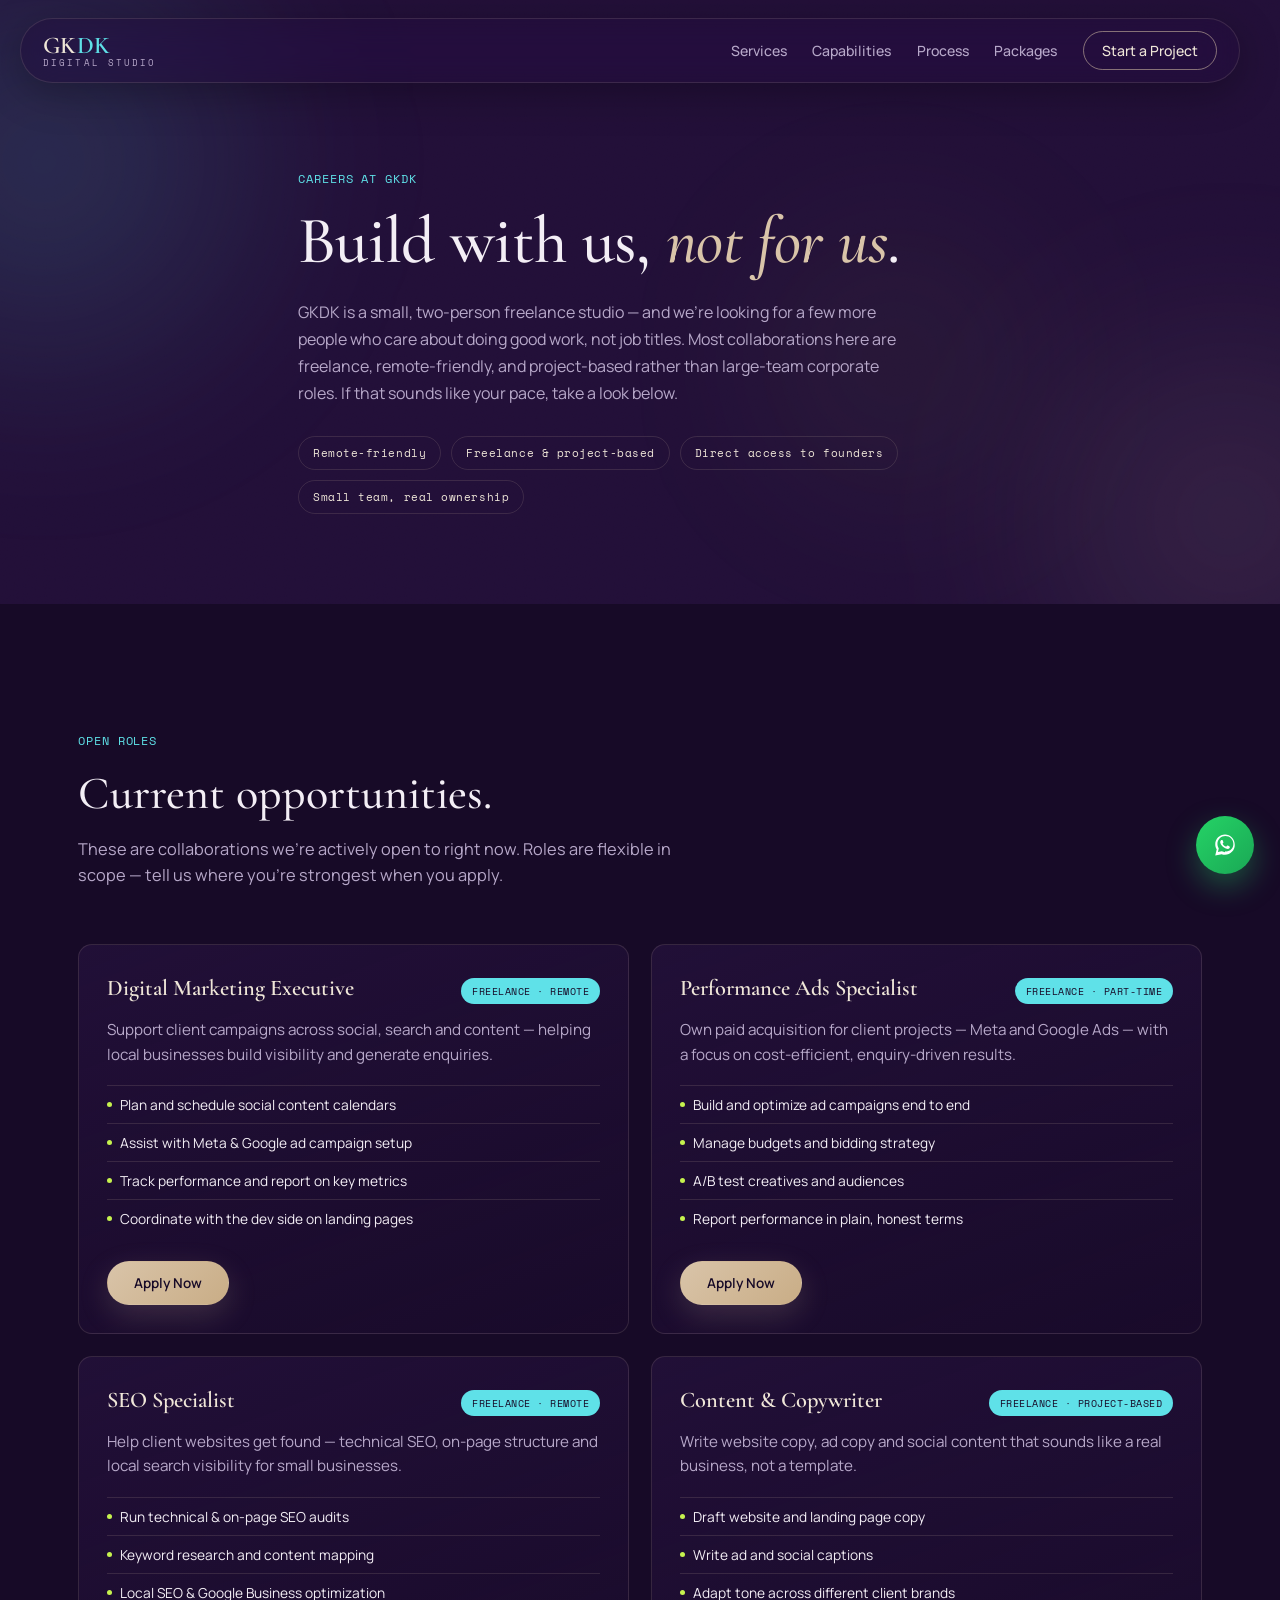
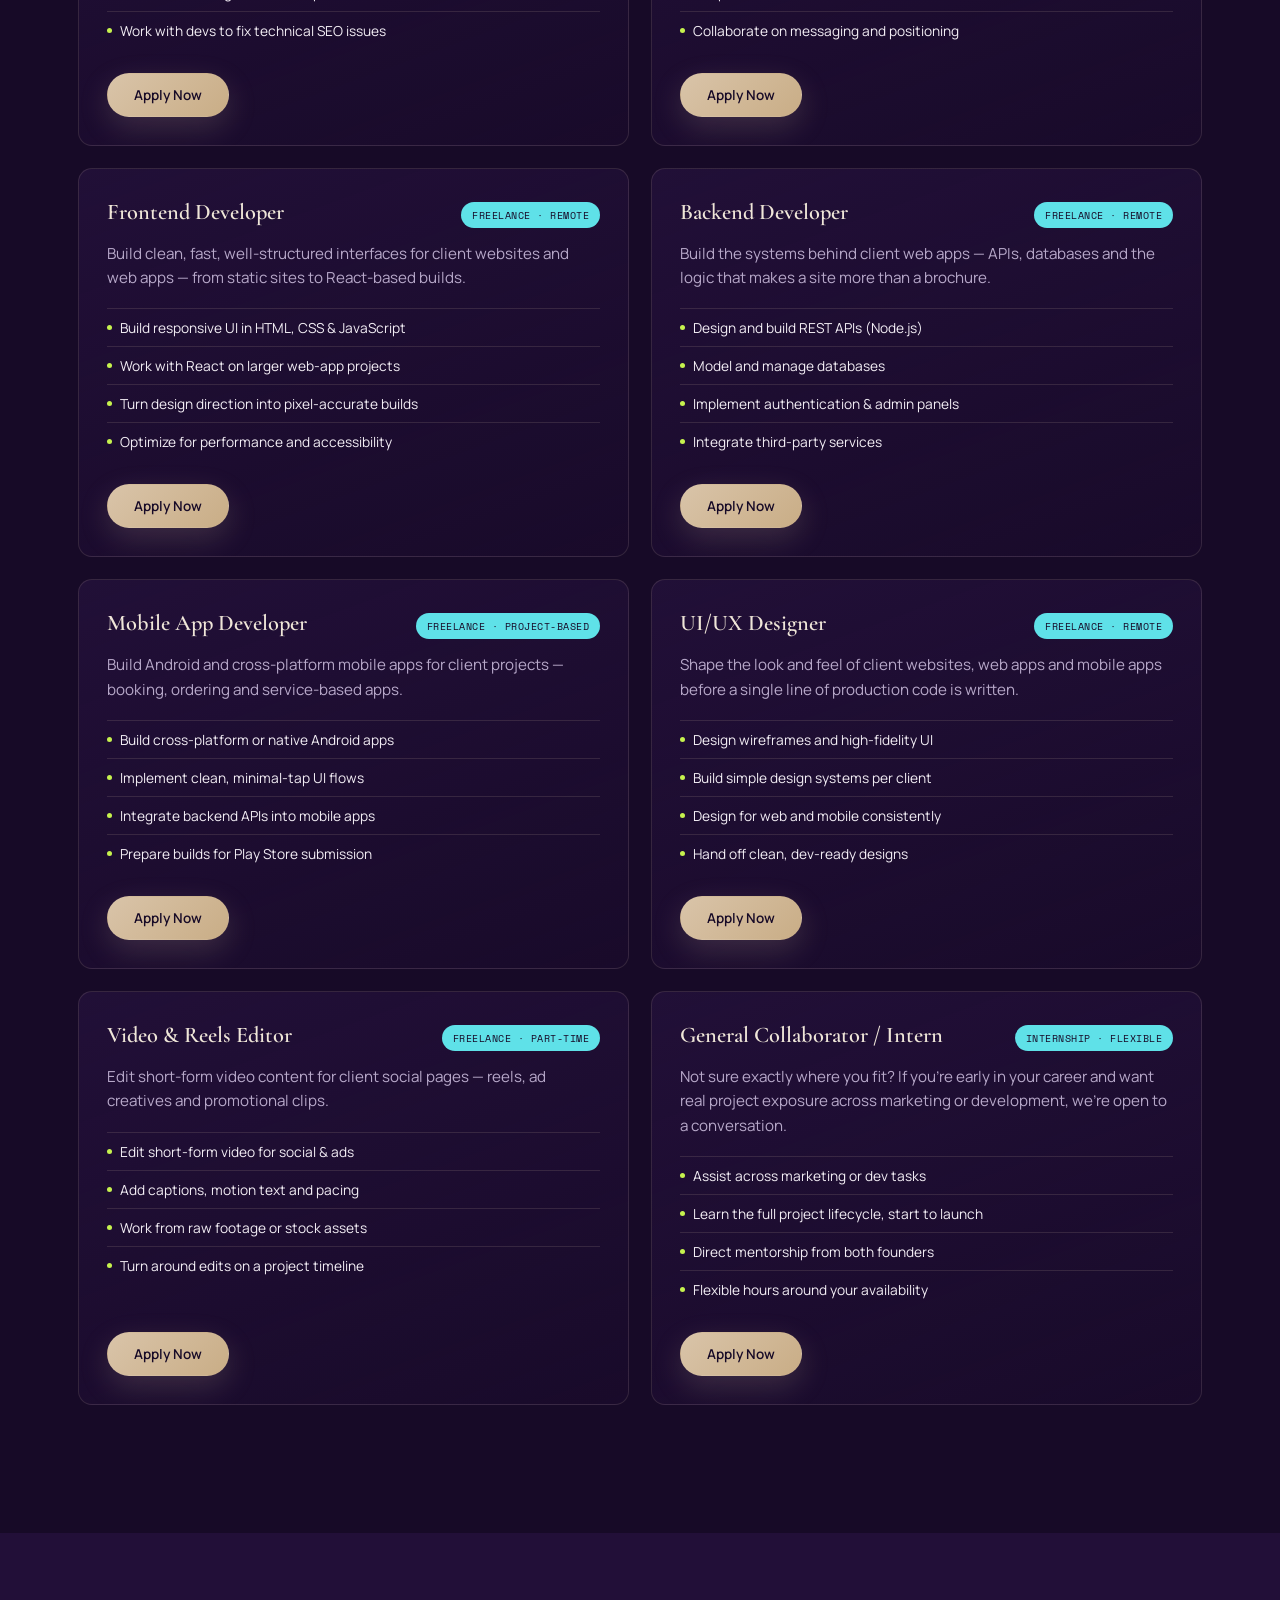
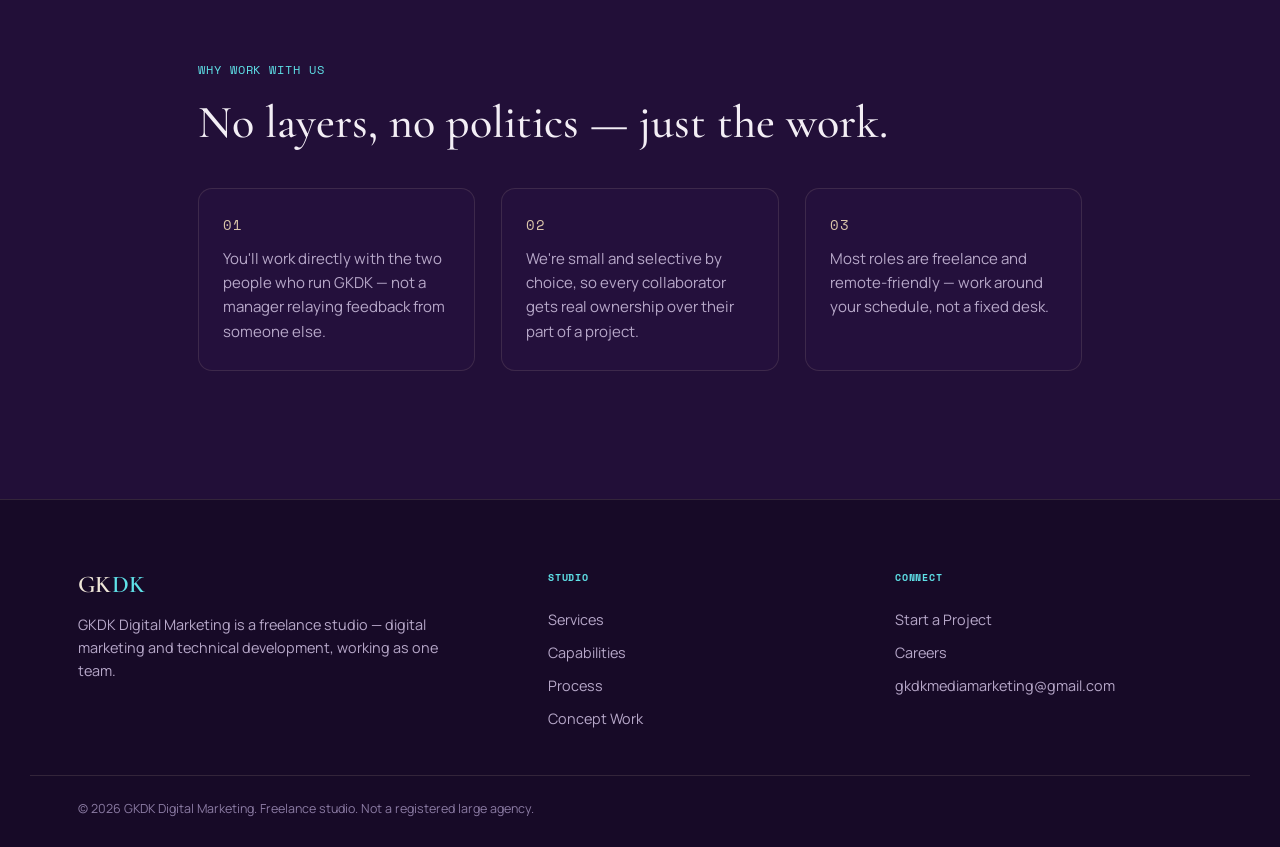
<file: opportunities.html>
<!DOCTYPE html>
<html lang="en">
<head>
<meta charset="UTF-8">
<meta name="viewport" content="width=device-width, initial-scale=1.0">
<title>Careers Page - GKDK Digital Marketing</title>
<meta name="description" content="Open collaborations at GKDK Digital Marketing — a small freelance studio working across digital marketing, web development and mobile app creation.">
<link rel="preconnect" href="https://fonts.googleapis.com">
<link rel="preconnect" href="https://fonts.gstatic.com" crossorigin>
<link href="https://fonts.googleapis.com/css2?family=Cormorant+Garamond:ital,wght@0,400;0,500;0,600;1,500&family=Manrope:wght@400;500;600;700;800&family=Space+Mono:wght@400;700&display=swap" rel="stylesheet">
<link rel="stylesheet" href="./styles.css">
</head>
<body>

<div class="noise-layer" aria-hidden="true"></div>
<div class="mouse-glow" id="mouseGlow" aria-hidden="true"></div>

<!-- ============ HEADER / NAV ============ -->
<header class="site-header" id="siteHeader">
  <nav class="navbar glass" aria-label="Primary">
    <a href="./index.html" class="brand">
      <span class="brand-mark">GK<span class="brand-mark-accent">DK</span></span>
      <span class="brand-sub">DIGITAL STUDIO</span>
    </a>

    <button class="nav-toggle" id="navToggle" aria-expanded="false" aria-controls="navMenu" aria-label="Toggle menu">
      <span></span><span></span><span></span>
    </button>

    <div class="nav-menu" id="navMenu">
      <a href="./index.html#pillars" class="nav-link">Services</a>
      <a href="./index.html#matrix" class="nav-link">Capabilities</a>
      <a href="./index.html#process" class="nav-link">Process</a>
      <a href="./index.html#packages" class="nav-link">Packages</a>
      <a href="./index.html#contact" class="nav-link nav-cta">Start a Project</a>
    </div>
  </nav>
</header>

<main id="top">

  <!-- ============ CAREERS HERO ============ -->
  <section class="careers-hero">
    <div class="aurora" aria-hidden="true">
      <span class="aurora-blob a1"></span>
      <span class="aurora-blob a2"></span>
      <span class="aurora-blob a3"></span>
    </div>

    <div class="container careers-hero-inner reveal">
      <p class="eyebrow mono">CAREERS AT GKDK</p>
      <h1 class="careers-title">Build with us, <em>not for us</em>.</h1>
      <p class="careers-sub">
        GKDK is a small, two-person freelance studio — and we're looking for a few more people who care about doing good work, not job titles. Most collaborations here are freelance, remote-friendly, and project-based rather than large-team corporate roles. If that sounds like your pace, take a look below.
      </p>
      <div class="careers-tags">
        <span class="tag">Remote-friendly</span>
        <span class="tag">Freelance &amp; project-based</span>
        <span class="tag">Direct access to founders</span>
        <span class="tag">Small team, real ownership</span>
      </div>
    </div>
  </section>

  <!-- ============ OPEN ROLES ============ -->
  <section class="jobs" id="jobs">
    <div class="container">
      <div class="section-head reveal">
        <p class="eyebrow mono">OPEN ROLES</p>
        <h2 class="section-title">Current opportunities.</h2>
        <p class="section-desc">These are collaborations we're actively open to right now. Roles are flexible in scope — tell us where you're strongest when you apply.</p>
      </div>

      <div class="job-grid">

        <article class="job-card card-spotlight reveal">
          <div class="job-card-head">
            <h3>Digital Marketing Executive</h3>
            <span class="job-badge mono">FREELANCE · REMOTE</span>
          </div>
          <p class="job-desc">Support client campaigns across social, search and content — helping local businesses build visibility and generate enquiries.</p>
          <ul class="job-resp">
            <li>Plan and schedule social content calendars</li>
            <li>Assist with Meta &amp; Google ad campaign setup</li>
            <li>Track performance and report on key metrics</li>
            <li>Coordinate with the dev side on landing pages</li>
          </ul>
          <a href="https://forms.gle/FxfsfLztvwQ5PxLY8" target="_blank" rel="noopener" class="btn btn-primary job-apply">Apply Now</a>
        </article>

        <article class="job-card card-spotlight reveal" style="--delay:60ms">
          <div class="job-card-head">
            <h3>Performance Ads Specialist</h3>
            <span class="job-badge mono">FREELANCE · PART-TIME</span>
          </div>
          <p class="job-desc">Own paid acquisition for client projects — Meta and Google Ads — with a focus on cost-efficient, enquiry-driven results.</p>
          <ul class="job-resp">
            <li>Build and optimize ad campaigns end to end</li>
            <li>Manage budgets and bidding strategy</li>
            <li>A/B test creatives and audiences</li>
            <li>Report performance in plain, honest terms</li>
          </ul>
          <a href="https://forms.gle/FxfsfLztvwQ5PxLY8" target="_blank" rel="noopener" class="btn btn-primary job-apply">Apply Now</a>
        </article>

        <article class="job-card card-spotlight reveal" style="--delay:120ms">
          <div class="job-card-head">
            <h3>SEO Specialist</h3>
            <span class="job-badge mono">FREELANCE · REMOTE</span>
          </div>
          <p class="job-desc">Help client websites get found — technical SEO, on-page structure and local search visibility for small businesses.</p>
          <ul class="job-resp">
            <li>Run technical &amp; on-page SEO audits</li>
            <li>Keyword research and content mapping</li>
            <li>Local SEO &amp; Google Business optimization</li>
            <li>Work with devs to fix technical SEO issues</li>
          </ul>
          <a href="https://forms.gle/FxfsfLztvwQ5PxLY8" target="_blank" rel="noopener" class="btn btn-primary job-apply">Apply Now</a>
        </article>

        <article class="job-card card-spotlight reveal">
          <div class="job-card-head">
            <h3>Content &amp; Copywriter</h3>
            <span class="job-badge mono">FREELANCE · PROJECT-BASED</span>
          </div>
          <p class="job-desc">Write website copy, ad copy and social content that sounds like a real business, not a template.</p>
          <ul class="job-resp">
            <li>Draft website and landing page copy</li>
            <li>Write ad and social captions</li>
            <li>Adapt tone across different client brands</li>
            <li>Collaborate on messaging and positioning</li>
          </ul>
          <a href="https://forms.gle/FxfsfLztvwQ5PxLY8" target="_blank" rel="noopener" class="btn btn-primary job-apply">Apply Now</a>
        </article>

        <article class="job-card card-spotlight reveal" style="--delay:60ms">
          <div class="job-card-head">
            <h3>Frontend Developer</h3>
            <span class="job-badge mono">FREELANCE · REMOTE</span>
          </div>
          <p class="job-desc">Build clean, fast, well-structured interfaces for client websites and web apps — from static sites to React-based builds.</p>
          <ul class="job-resp">
            <li>Build responsive UI in HTML, CSS &amp; JavaScript</li>
            <li>Work with React on larger web-app projects</li>
            <li>Turn design direction into pixel-accurate builds</li>
            <li>Optimize for performance and accessibility</li>
          </ul>
          <a href="https://forms.gle/FxfsfLztvwQ5PxLY8" target="_blank" rel="noopener" class="btn btn-primary job-apply">Apply Now</a>
        </article>

        <article class="job-card card-spotlight reveal" style="--delay:120ms">
          <div class="job-card-head">
            <h3>Backend Developer</h3>
            <span class="job-badge mono">FREELANCE · REMOTE</span>
          </div>
          <p class="job-desc">Build the systems behind client web apps — APIs, databases and the logic that makes a site more than a brochure.</p>
          <ul class="job-resp">
            <li>Design and build REST APIs (Node.js)</li>
            <li>Model and manage databases</li>
            <li>Implement authentication &amp; admin panels</li>
            <li>Integrate third-party services</li>
          </ul>
          <a href="https://forms.gle/FxfsfLztvwQ5PxLY8" target="_blank" rel="noopener" class="btn btn-primary job-apply">Apply Now</a>
        </article>

        <article class="job-card card-spotlight reveal">
          <div class="job-card-head">
            <h3>Mobile App Developer</h3>
            <span class="job-badge mono">FREELANCE · PROJECT-BASED</span>
          </div>
          <p class="job-desc">Build Android and cross-platform mobile apps for client projects — booking, ordering and service-based apps.</p>
          <ul class="job-resp">
            <li>Build cross-platform or native Android apps</li>
            <li>Implement clean, minimal-tap UI flows</li>
            <li>Integrate backend APIs into mobile apps</li>
            <li>Prepare builds for Play Store submission</li>
          </ul>
          <a href="https://forms.gle/FxfsfLztvwQ5PxLY8" target="_blank" rel="noopener" class="btn btn-primary job-apply">Apply Now</a>
        </article>

        <article class="job-card card-spotlight reveal" style="--delay:60ms">
          <div class="job-card-head">
            <h3>UI/UX Designer</h3>
            <span class="job-badge mono">FREELANCE · REMOTE</span>
          </div>
          <p class="job-desc">Shape the look and feel of client websites, web apps and mobile apps before a single line of production code is written.</p>
          <ul class="job-resp">
            <li>Design wireframes and high-fidelity UI</li>
            <li>Build simple design systems per client</li>
            <li>Design for web and mobile consistently</li>
            <li>Hand off clean, dev-ready designs</li>
          </ul>
          <a href="https://forms.gle/FxfsfLztvwQ5PxLY8" target="_blank" rel="noopener" class="btn btn-primary job-apply">Apply Now</a>
        </article>

        <article class="job-card card-spotlight reveal" style="--delay:120ms">
          <div class="job-card-head">
            <h3>Video &amp; Reels Editor</h3>
            <span class="job-badge mono">FREELANCE · PART-TIME</span>
          </div>
          <p class="job-desc">Edit short-form video content for client social pages — reels, ad creatives and promotional clips.</p>
          <ul class="job-resp">
            <li>Edit short-form video for social &amp; ads</li>
            <li>Add captions, motion text and pacing</li>
            <li>Work from raw footage or stock assets</li>
            <li>Turn around edits on a project timeline</li>
          </ul>
          <a href="https://forms.gle/FxfsfLztvwQ5PxLY8" target="_blank" rel="noopener" class="btn btn-primary job-apply">Apply Now</a>
        </article>

        <article class="job-card card-spotlight reveal">
          <div class="job-card-head">
            <h3>General Collaborator / Intern</h3>
            <span class="job-badge mono">INTERNSHIP · FLEXIBLE</span>
          </div>
          <p class="job-desc">Not sure exactly where you fit? If you're early in your career and want real project exposure across marketing or development, we're open to a conversation.</p>
          <ul class="job-resp">
            <li>Assist across marketing or dev tasks</li>
            <li>Learn the full project lifecycle, start to launch</li>
            <li>Direct mentorship from both founders</li>
            <li>Flexible hours around your availability</li>
          </ul>
          <a href="https://forms.gle/FxfsfLztvwQ5PxLY8" target="_blank" rel="noopener" class="btn btn-primary job-apply">Apply Now</a>
        </article>

      </div>
    </div>
  </section>

  <!-- ============ WHY GKDK ============ -->
  <section class="why-gkdk">
    <div class="container why-gkdk-inner reveal">
      <p class="eyebrow mono">WHY WORK WITH US</p>
      <h2 class="section-title">No layers, no politics — just the work.</h2>
      <div class="why-grid">
        <div class="why-item">
          <span class="why-num mono">01</span>
          <p>You'll work directly with the two people who run GKDK — not a manager relaying feedback from someone else.</p>
        </div>
        <div class="why-item">
          <span class="why-num mono">02</span>
          <p>We're small and selective by choice, so every collaborator gets real ownership over their part of a project.</p>
        </div>
        <div class="why-item">
          <span class="why-num mono">03</span>
          <p>Most roles are freelance and remote-friendly — work around your schedule, not a fixed desk.</p>
        </div>
      </div>
    </div>
  </section>

</main>

<!-- ============ FOOTER ============ -->
<footer class="site-footer">
  <div class="container footer-grid">
    <div class="footer-brand">
      <span class="brand-mark">GK<span class="brand-mark-accent">DK</span></span>
      <p>GKDK Digital Marketing is a freelance studio — digital marketing and technical development, working as one team.</p>
    </div>
    <div class="footer-links">
      <h4 class="mono">STUDIO</h4>
      <a href="./index.html#pillars">Services</a>
      <a href="./index.html#matrix">Capabilities</a>
      <a href="./index.html#process">Process</a>
      <a href="./index.html#concept">Concept Work</a>
    </div>
    <div class="footer-links">
      <h4 class="mono">CONNECT</h4>
      <a href="./index.html#contact">Start a Project</a>
      <a href="opportunities.html">Careers</a>
      <a href="mailto:gkdkmediamarketing@gmail.com">gkdkmediamarketing@gmail.com</a>
    </div>
  </div>
  <div class="container footer-bottom">
    <p>© <span id="year"></span> GKDK Digital Marketing. Freelance studio. Not a registered large agency.</p>
  </div>
</footer>

<!-- ============ FLOATING WHATSAPP BUTTON ============ -->
<a href="https://wa.me/917708707423?text=Hi%20GKDK%2C%20I%27d%20like%20to%20ask%20about%20a%20role."
   class="whatsapp-float" target="_blank" rel="noopener" aria-label="Chat on WhatsApp">
  <svg viewBox="0 0 32 32" width="26" height="26" aria-hidden="true">
    <path fill="currentColor" d="M16.02 3C9.4 3 4 8.36 4 14.94c0 2.35.66 4.53 1.8 6.4L4 29l7.86-1.75a12.1 12.1 0 0 0 4.16.74h.01c6.62 0 12.02-5.36 12.02-11.95C28.05 8.36 22.65 3 16.02 3zm0 21.8c-1.34 0-2.65-.34-3.8-.98l-.27-.16-4.66 1.04 1.05-4.53-.18-.28a9.7 9.7 0 0 1-1.5-5.15c0-5.36 4.4-9.72 9.83-9.72 5.42 0 9.83 4.36 9.83 9.72 0 5.37-4.41 9.72-9.9 9.06z"/>
    <path fill="currentColor" d="M21.2 17.53c-.29-.15-1.7-.83-1.96-.93-.26-.1-.45-.15-.64.15-.19.29-.74.93-.9 1.12-.17.19-.33.21-.62.07-.29-.15-1.22-.45-2.32-1.43-.86-.76-1.44-1.71-1.61-2-.17-.29-.02-.45.13-.6.13-.13.29-.34.44-.51.15-.17.19-.29.29-.48.1-.19.05-.36-.02-.51-.07-.15-.64-1.54-.88-2.11-.23-.55-.47-.48-.64-.49h-.55c-.19 0-.51.07-.78.36-.26.29-1.02 1-1.02 2.44s1.05 2.83 1.2 3.03c.15.19 2.06 3.15 5 4.42.7.3 1.25.48 1.68.62.7.22 1.34.19 1.84.11.56-.08 1.7-.7 1.94-1.37.24-.67.24-1.25.17-1.37-.07-.12-.26-.19-.55-.34z"/>
  </svg>
</a>

<script src="script.js"></script>
</body>
</html>
</file>
<file: styles.css>
/* ============================================================
   GKDK DIGITAL MARKETING — DESIGN TOKENS
   Base:   Haiti navy   #220F38
   Accent: White-gold   #D9C4A9
   Signal: Cyan / Lime  — used sparingly for technical emphasis
   Type:   Cormorant Garamond (display) / Manrope (body) / Space Mono (labels)
   ============================================================ */

:root{
  --navy:        #220F38;
  --navy-deep:   #170A27;
  --navy-raise:  #2C1548;
  --navy-line:   rgba(217, 196, 169, 0.14);

  --gold:        #D9C4A9;
  --gold-soft:   #EFE6D8;
  --gold-dim:    rgba(217, 196, 169, 0.55);

  --cyan:        #5FE1E8;
  --lime:        #C6F24E;

  --ink:         #F3EEF5;
  --muted:       #B7A8C9;
  --muted-dim:   #8b7ba3;

  --font-display: 'Cormorant Garamond', 'Times New Roman', serif;
  --font-body: 'Manrope', -apple-system, sans-serif;
  --font-mono: 'Space Mono', 'Courier New', monospace;

  --container: 1220px;
  --radius: 14px;
  --ease: cubic-bezier(.22,1,.36,1);
}

*,*::before,*::after{ box-sizing: border-box; }
html{ scroll-behavior: smooth; }

html,body{
  margin:0;
  padding:0;
  background: var(--navy);
  color: var(--ink);
  font-family: var(--font-body);
  overflow-x: hidden;
  -webkit-font-smoothing: antialiased;
}

body{ position: relative; }

::selection{ background: var(--gold); color: var(--navy-deep); }

a{ color: inherit; text-decoration: none; }
ul{ list-style: none; margin:0; padding:0; }
img{ max-width:100%; display:block; }

.mono{ font-family: var(--font-mono); letter-spacing: 0.08em; }

.container{
  max-width: var(--container);
  margin: 0 auto;
  padding: 0 clamp(20px, 5vw, 48px);
}

:focus-visible{
  outline: 2px solid var(--cyan);
  outline-offset: 3px;
}

@media (prefers-reduced-motion: reduce){
  *{ animation-duration: 0.001ms !important; animation-iteration-count: 1 !important; transition-duration: 0.001ms !important; scroll-behavior: auto !important; }
}

/* ============================================================
   AMBIENT LAYERS — noise + mouse glow
   ============================================================ */

.noise-layer{
  position: fixed; inset: 0;
  z-index: 2;
  pointer-events: none;
  opacity: 0.045;
  mix-blend-mode: overlay;
  background-image: url("data:image/svg+xml;utf8,<svg xmlns='http://www.w3.org/2000/svg' width='120' height='120'><filter id='n'><feTurbulence type='fractalNoise' baseFrequency='0.9' numOctaves='2' stitchTiles='stitch'/></filter><rect width='100%25' height='100%25' filter='url(%23n)'/></svg>");
  background-repeat: repeat;
}

.mouse-glow{
  position: fixed;
  top: 0; left: 0;
  width: 560px; height: 560px;
  border-radius: 50%;
  pointer-events: none;
  z-index: 1;
  transform: translate(-50%,-50%);
  background: radial-gradient(circle, rgba(217,196,169,0.10) 0%, rgba(95,225,232,0.05) 45%, transparent 72%);
  transition: opacity .4s ease;
  opacity: 0;
}
.mouse-glow.active{ opacity: 1; }

/* ============================================================
   SCROLL REVEAL
   ============================================================ */

.reveal{
  opacity: 0;
  transform: translateY(28px);
  transition: opacity .9s var(--ease), transform .9s var(--ease);
  transition-delay: var(--delay, 0ms);
}
.reveal.is-visible{
  opacity: 1;
  transform: translateY(0);
}

/* ============================================================
   HEADER / NAV
   ============================================================ */

.site-header{
  position: fixed;
  top: 0; left: 0; right: 0;
  z-index: 100;
  padding: 18px 0;
  transition: padding .3s var(--ease);
}

.navbar{
  max-width: var(--container);
  margin: 0 auto;
  display: flex;
  align-items: center;
  justify-content: space-between;
  padding: 12px 22px;
  border-radius: 999px;
  width: calc(100% - 40px);
  margin-left: 20px; margin-right: 20px;
}

.glass{
  background: rgba(34, 15, 56, 0.55);
  backdrop-filter: blur(18px) saturate(140%);
  -webkit-backdrop-filter: blur(18px) saturate(140%);
  border: 1px solid var(--navy-line);
  box-shadow: 0 10px 40px rgba(0,0,0,0.28);
}

.site-header.scrolled .glass{
  background: rgba(23, 10, 39, 0.78);
}

.brand{ display: flex; flex-direction: column; line-height: 1.05; }
.brand-mark{
  font-family: var(--font-display);
  font-size: 1.5rem;
  font-weight: 600;
  letter-spacing: 0.02em;
  color: var(--gold-soft);
}
.brand-mark-accent{ color: var(--cyan); }
.brand-sub{
  font-family: var(--font-mono);
  font-size: 0.55rem;
  letter-spacing: 0.24em;
  color: var(--muted);
}

.nav-menu{
  display: flex;
  align-items: center;
  gap: clamp(18px, 2vw, 32px);
}

.nav-link{
  font-size: 0.88rem;
  font-weight: 500;
  color: var(--muted);
  position: relative;
  transition: color .25s ease;
}
.nav-link::after{
  content: '';
  position: absolute;
  left: 0; bottom: -6px;
  height: 1px; width: 0;
  background: var(--gold);
  transition: width .3s var(--ease);
}
.nav-link:hover{ color: var(--ink); }
.nav-link:hover::after{ width: 100%; }

.nav-cta{
  padding: 9px 18px;
  border-radius: 999px;
  border: 1px solid var(--gold-dim);
  color: var(--gold-soft);
}
.nav-cta::after{ display:none; }
.nav-cta:hover{
  background: var(--gold);
  color: var(--navy-deep);
  border-color: var(--gold);
}

.nav-toggle{
  display: none;
  flex-direction: column;
  gap: 5px;
  background: none;
  border: none;
  cursor: pointer;
  padding: 6px;
}
.nav-toggle span{
  width: 22px; height: 2px;
  background: var(--gold-soft);
  border-radius: 2px;
  transition: transform .3s ease, opacity .3s ease;
}

/* ============================================================
   HERO
   ============================================================ */

.hero{
  position: relative;
  min-height: 100vh;
  display: flex;
  flex-direction: column;
  justify-content: center;
  padding: 160px 0 80px;
  overflow: hidden;
}

.aurora{
  position: absolute; inset: -10%;
  z-index: 0;
  pointer-events: none;
}
.aurora-blob{
  position: absolute;
  border-radius: 50%;
  filter: blur(90px);
  opacity: 0.55;
  animation: drift 22s ease-in-out infinite alternate;
}
.a1{
  width: 46vw; height: 46vw;
  top: -10%; left: -8%;
  background: radial-gradient(circle, rgba(95,225,232,0.35), transparent 70%);
}
.a2{
  width: 40vw; height: 40vw;
  bottom: -15%; right: -5%;
  background: radial-gradient(circle, rgba(217,196,169,0.28), transparent 70%);
  animation-delay: -8s;
}
.a3{
  width: 32vw; height: 32vw;
  top: 30%; right: 20%;
  background: radial-gradient(circle, rgba(198,242,78,0.14), transparent 70%);
  animation-delay: -14s;
}

@keyframes drift{
  0%{ transform: translate(0,0) scale(1); }
  100%{ transform: translate(4%, 6%) scale(1.08); }
}

.hero-inner{
  position: relative;
  z-index: 2;
  display: grid;
  grid-template-columns: 1.1fr 0.9fr;
  gap: clamp(30px, 5vw, 70px);
  align-items: center;
}

.eyebrow{
  font-size: 0.72rem;
  color: var(--cyan);
  margin: 0 0 18px;
}

.hero-title{
  font-family: var(--font-display);
  font-weight: 500;
  font-size: clamp(2.6rem, 5.4vw, 4.6rem);
  line-height: 1.06;
  letter-spacing: -0.01em;
  margin: 0 0 26px;
  color: var(--ink);
}
.hero-title em{
  font-style: italic;
  color: var(--gold);
}

.hero-sub{
  font-size: clamp(1rem, 1.2vw, 1.15rem);
  line-height: 1.65;
  color: var(--muted);
  max-width: 52ch;
  margin: 0 0 34px;
}

.hero-actions{
  display: flex;
  flex-wrap: wrap;
  gap: 16px;
  margin-bottom: 26px;
}

.hero-note{
  font-size: 0.7rem;
  color: var(--muted-dim);
  letter-spacing: 0.05em;
}

/* Buttons */
.btn{
  display: inline-flex;
  align-items: center;
  justify-content: center;
  padding: 15px 30px;
  border-radius: 999px;
  font-weight: 600;
  font-size: 0.92rem;
  transition: transform .3s var(--ease), box-shadow .3s var(--ease), background .3s ease, color .3s ease, border-color .3s ease;
  border: 1px solid transparent;
  cursor: pointer;
}
.btn-primary{
  background: linear-gradient(135deg, var(--gold), #c9ad86);
  color: var(--navy-deep);
  box-shadow: 0 10px 30px rgba(217,196,169,0.18);
}
.btn-primary:hover{
  transform: translateY(-2px);
  box-shadow: 0 14px 36px rgba(217,196,169,0.3);
}
.btn-ghost{
  background: transparent;
  color: var(--ink);
  border-color: var(--navy-line);
}
.btn-ghost:hover{
  border-color: var(--cyan);
  color: var(--cyan);
  transform: translateY(-2px);
}
.btn-outline{
  background: transparent;
  color: var(--gold-soft);
  border-color: var(--gold-dim);
  width: 100%;
}
.btn-outline:hover{
  background: var(--gold);
  color: var(--navy-deep);
  border-color: var(--gold);
}
.btn-block{ width: 100%; }

/* Floating dashboard visual */
.hero-visual{ position: relative; }

.dash-panel{
  background: linear-gradient(160deg, rgba(44,21,72,0.9), rgba(23,10,39,0.9));
  border: 1px solid var(--navy-line);
  border-radius: var(--radius);
  padding: 22px 24px 26px;
  backdrop-filter: blur(10px);
  -webkit-backdrop-filter: blur(10px);
  box-shadow: 0 30px 70px rgba(0,0,0,0.45), 0 0 0 1px rgba(217,196,169,0.05);
  animation: floaty 6s ease-in-out infinite;
  max-width: 420px;
  margin-left: auto;
}

@keyframes floaty{
  0%,100%{ transform: translateY(0px) rotate(0.2deg); }
  50%{ transform: translateY(-14px) rotate(-0.2deg); }
}

.dash-head{
  display: flex;
  align-items: center;
  gap: 8px;
  margin-bottom: 18px;
  padding-bottom: 14px;
  border-bottom: 1px solid var(--navy-line);
}
.dash-dot{
  width: 8px; height: 8px;
  border-radius: 50%;
  background: var(--navy-line);
}
.dash-dot:nth-child(1){ background: #e0605f; }
.dash-dot:nth-child(2){ background: var(--gold); }
.dash-dot:nth-child(3){ background: var(--lime); }
.dash-title{
  margin-left: 8px;
  font-size: 0.68rem;
  color: var(--muted);
}

.dash-row{
  display: flex;
  justify-content: space-between;
  align-items: baseline;
  gap: 14px;
  padding: 9px 0;
  border-bottom: 1px dashed rgba(217,196,169,0.1);
}
.dash-row:last-of-type{ border-bottom: none; }
.dash-label{
  font-size: 0.62rem;
  color: var(--cyan);
  white-space: nowrap;
}
.dash-value{
  font-size: 0.78rem;
  color: var(--ink);
  text-align: right;
}

.pulse-dot{
  display: inline-block;
  width: 7px; height: 7px;
  border-radius: 50%;
  background: var(--lime);
  margin-right: 6px;
  box-shadow: 0 0 0 0 rgba(198,242,78,0.6);
  animation: pulse 2s infinite;
}
@keyframes pulse{
  0%{ box-shadow: 0 0 0 0 rgba(198,242,78,0.5); }
  70%{ box-shadow: 0 0 0 8px rgba(198,242,78,0); }
  100%{ box-shadow: 0 0 0 0 rgba(198,242,78,0); }
}

.dash-graph{ margin: 16px 0 10px; }
.dash-graph svg{ width: 100%; height: 60px; display:block; }
.graph-line{
  fill: none;
  stroke: var(--gold);
  stroke-width: 1.6;
  stroke-linecap: round;
  stroke-linejoin: round;
  filter: drop-shadow(0 0 6px rgba(217,196,169,0.4));
}

.dash-foot{
  font-size: 0.6rem;
  color: var(--muted-dim);
  letter-spacing: 0.1em;
  padding-top: 10px;
  border-top: 1px solid var(--navy-line);
}

.scroll-cue{
  position: absolute;
  bottom: 26px; left: 50%;
  transform: translateX(-50%);
  font-size: 0.6rem;
  color: var(--muted-dim);
  letter-spacing: 0.3em;
  z-index: 2;
}
.scroll-cue::after{
  content: '';
  display: block;
  width: 1px; height: 26px;
  background: linear-gradient(var(--gold), transparent);
  margin: 8px auto 0;
  animation: scrollLine 1.8s ease-in-out infinite;
}
@keyframes scrollLine{
  0%{ transform: scaleY(0); transform-origin: top; opacity: 0; }
  40%{ transform: scaleY(1); transform-origin: top; opacity: 1; }
  60%{ transform: scaleY(1); transform-origin: bottom; opacity: 1; }
  100%{ transform: scaleY(0); transform-origin: bottom; opacity: 0; }
}

/* ============================================================
   SERVICE TICKER / MARQUEE
   ============================================================ */

.ticker-wrap{
  position: relative;
  z-index: 3;
  background: var(--navy-deep);
  border-top: 1px solid var(--navy-line);
  border-bottom: 1px solid var(--navy-line);
  padding: 16px 0;
  overflow: hidden;
}

.ticker-track{
  display: inline-flex;
  align-items: center;
  gap: 20px;
  white-space: nowrap;
  animation: marquee 32s linear infinite;
  font-family: var(--font-mono);
  font-size: 0.82rem;
  letter-spacing: 0.05em;
  color: var(--gold-soft);
}
.ticker-track span{ padding: 0 4px; }
.ticker-track .dot{
  color: var(--cyan);
  font-size: 0.6rem;
}

@keyframes marquee{
  from{ transform: translateX(0); }
  to{ transform: translateX(-50%); }
}

/* ============================================================
   SHARED SECTION STYLES
   ============================================================ */

section{ position: relative; z-index: 2; padding: clamp(70px, 10vw, 130px) 0; }

.section-head{ max-width: 680px; margin-bottom: 56px; }
.section-title{
  font-family: var(--font-display);
  font-weight: 500;
  font-size: clamp(2rem, 3.6vw, 3rem);
  line-height: 1.14;
  margin: 0 0 16px;
  color: var(--ink);
}
.section-desc{
  color: var(--muted);
  font-size: 1.02rem;
  line-height: 1.6;
  max-width: 60ch;
}

/* ============================================================
   ABOUT / POSITIONING
   ============================================================ */

.about{ background: var(--navy-deep); }
.about-grid{
  display: grid;
  grid-template-columns: 0.8fr 1.2fr;
  gap: clamp(30px, 6vw, 80px);
  align-items: start;
}
.about-label{ position: sticky; top: 120px; }

.lead{
  font-size: 1.15rem;
  line-height: 1.7;
  color: var(--ink);
  margin-top: 0;
}
.about-body p{ line-height: 1.75; color: var(--muted); }

.about-tags{
  display: flex;
  flex-wrap: wrap;
  gap: 10px;
  margin-top: 28px;
}
.tag{
  font-family: var(--font-mono);
  font-size: 0.68rem;
  letter-spacing: 0.05em;
  padding: 8px 14px;
  border: 1px solid var(--navy-line);
  border-radius: 999px;
  color: var(--gold-soft);
}

/* ============================================================
   PILLARS
   ============================================================ */

.pillar-grid{
  display: grid;
  grid-template-columns: repeat(3, 1fr);
  gap: 26px;
}

.pillar-card{
  position: relative;
  padding: 34px 30px 32px;
  border-radius: var(--radius);
  border: 1px solid var(--navy-line);
  background: linear-gradient(160deg, rgba(44,21,72,0.5), rgba(34,15,56,0.2));
  overflow: hidden;
  transition: transform .4s var(--ease), border-color .4s ease;
}
.pillar-card:hover{
  transform: translateY(-6px);
  border-color: var(--gold-dim);
}

.pillar-glyph{
  width: 44px; height: 44px;
  color: var(--cyan);
  margin-bottom: 22px;
}
.pillar-glyph svg{ width: 100%; height: 100%; }

.pillar-index{
  display: block;
  font-size: 0.62rem;
  color: var(--muted-dim);
  margin-bottom: 10px;
}

.pillar-card h3{
  font-family: var(--font-display);
  font-size: 1.55rem;
  font-weight: 600;
  margin: 0 0 12px;
  color: var(--gold-soft);
}
.pillar-card p{ color: var(--muted); line-height: 1.6; margin: 0 0 20px; }

.pillar-list li{
  font-size: 0.88rem;
  color: var(--ink);
  padding: 9px 0;
  border-top: 1px solid var(--navy-line);
  display: flex;
  align-items: center;
  gap: 8px;
}
.pillar-list li::before{
  content: '';
  width: 5px; height: 5px;
  border-radius: 50%;
  background: var(--lime);
  flex-shrink: 0;
}

/* Card spotlight hover effect (mouse-tracked) */
.card-spotlight{ position: relative; }
.card-spotlight::before{
  content: '';
  position: absolute;
  inset: 0;
  border-radius: inherit;
  background: radial-gradient(280px circle at var(--mx,50%) var(--my,50%), rgba(217,196,169,0.14), transparent 60%);
  opacity: 0;
  transition: opacity .35s ease;
  pointer-events: none;
}
.card-spotlight:hover::before{ opacity: 1; }

/* ============================================================
   MATRIX
   ============================================================ */

.matrix{ background: var(--navy-deep); }

.matrix-grid{
  display: grid;
  grid-template-columns: repeat(4, 1fr);
  border: 1px solid var(--navy-line);
  border-radius: var(--radius);
  overflow: hidden;
}
.matrix-col{
  padding: 30px 26px;
  border-right: 1px solid var(--navy-line);
}
.matrix-col:last-child{ border-right: none; }
.matrix-col h4{
  font-size: 0.66rem;
  color: var(--cyan);
  margin: 0 0 18px;
  letter-spacing: 0.12em;
}
.matrix-col li{
  font-size: 0.86rem;
  color: var(--muted);
  padding: 8px 0;
  border-top: 1px solid var(--navy-line);
}
.matrix-col li:first-child{ border-top: none; }

/* ============================================================
   PROCESS
   ============================================================ */

.process-list{
  display: flex;
  flex-direction: column;
}
.process-step{
  display: grid;
  grid-template-columns: 90px 1fr;
  gap: 30px;
  padding: 28px 0;
  border-top: 1px solid var(--navy-line);
}
.process-step:last-child{ border-bottom: 1px solid var(--navy-line); }

.process-num{
  font-size: 0.95rem;
  color: var(--gold);
}
.process-body h3{
  font-family: var(--font-display);
  font-size: 1.5rem;
  margin: 0 0 8px;
  color: var(--ink);
}
.process-body p{
  color: var(--muted);
  max-width: 60ch;
  line-height: 1.65;
  margin: 0;
}

/* ============================================================
   CONCEPT WORK
   ============================================================ */

.concept{ background: var(--navy-deep); }

.concept-grid{
  display: grid;
  grid-template-columns: repeat(3, 1fr);
  gap: 26px;
}

.concept-card{
  border: 1px solid var(--navy-line);
  border-radius: var(--radius);
  overflow: hidden;
  background: rgba(44,21,72,0.3);
  transition: transform .4s var(--ease), border-color .4s ease;
}
.concept-card:hover{ transform: translateY(-6px); border-color: var(--cyan); }

.concept-thumb{
  height: 190px;
  background: linear-gradient(160deg, var(--navy-raise), var(--navy));
  padding: 16px;
  position: relative;
}
.thumb-chrome{
  display: flex;
  gap: 5px;
  margin-bottom: 14px;
}
.thumb-chrome::before, .thumb-chrome::after{
  content:'';
  width: 6px; height: 6px;
  border-radius: 50%;
  background: var(--navy-line);
}
.thumb-body{ padding: 4px; }
.thumb-line{
  height: 8px;
  border-radius: 4px;
  background: rgba(217,196,169,0.18);
  margin-bottom: 10px;
}
.w60{ width: 60%; }
.w80{ width: 80%; }
.w40{ width: 40%; }
.thumb-block{
  height: 62px;
  border-radius: 8px;
  background: linear-gradient(120deg, rgba(95,225,232,0.18), rgba(217,196,169,0.14));
  border: 1px solid var(--navy-line);
}
.thumb-grid{
  display: grid;
  grid-template-columns: repeat(2, 1fr);
  gap: 8px;
  margin-bottom: 12px;
}
.thumb-grid span{
  height: 34px;
  border-radius: 6px;
  background: rgba(198,242,78,0.12);
  border: 1px solid var(--navy-line);
}
.thumb-phone{
  width: 60px; height: 110px;
  margin: 0 auto;
  border-radius: 12px;
  border: 2px solid rgba(217,196,169,0.35);
  background: linear-gradient(160deg, rgba(95,225,232,0.15), rgba(217,196,169,0.08));
}

.concept-badge{
  display: inline-block;
  font-size: 0.56rem;
  color: var(--navy-deep);
  background: var(--gold);
  padding: 5px 12px;
  border-radius: 999px;
  margin: 18px 22px 0;
}

.concept-card h3{
  font-family: var(--font-display);
  font-size: 1.3rem;
  margin: 14px 22px 8px;
  color: var(--gold-soft);
}
.concept-card p{
  margin: 0 22px 22px;
  color: var(--muted);
  font-size: 0.9rem;
  line-height: 1.6;
}

/* ============================================================
   PACKAGES
   ============================================================ */

.package-grid{
  display: grid;
  grid-template-columns: repeat(3, 1fr);
  gap: 26px;
  align-items: stretch;
}

.package-card{
  position: relative;
  border: 1px solid var(--navy-line);
  border-radius: var(--radius);
  padding: 36px 30px;
  display: flex;
  flex-direction: column;
  background: rgba(44,21,72,0.3);
  transition: transform .4s var(--ease), border-color .4s ease;
}
.package-card:hover{ transform: translateY(-6px); }

.package-card--highlight{
  border-color: var(--gold);
  background: linear-gradient(160deg, rgba(217,196,169,0.1), rgba(44,21,72,0.4));
}

.package-flag{
  position: absolute;
  top: -12px; left: 30px;
  background: var(--gold);
  color: var(--navy-deep);
  font-size: 0.6rem;
  padding: 5px 12px;
  border-radius: 999px;
}

.package-card h3{
  font-family: var(--font-display);
  font-size: 1.7rem;
  margin: 6px 0 6px;
  color: var(--gold-soft);
}
.package-tag{
  font-size: 0.62rem;
  color: var(--cyan);
  margin: 0 0 22px;
}
.package-list{ flex: 1; margin-bottom: 26px; }
.package-list li{
  font-size: 0.9rem;
  color: var(--ink);
  padding: 10px 0;
  border-top: 1px solid var(--navy-line);
}
.package-list li:first-child{ border-top: none; }

/* ============================================================
   CONTACT
   ============================================================ */

.contact-grid{
  display: grid;
  grid-template-columns: 0.9fr 1.1fr;
  gap: clamp(30px, 6vw, 70px);
  align-items: start;
}

.contact-direct{
  margin-top: 34px;
  padding-top: 20px;
  border-top: 1px solid var(--navy-line);
}
.contact-direct p{ color: var(--muted-dim); font-size: 0.66rem; margin: 0 0 8px; }
.contact-direct a{
  font-size: 1.1rem;
  color: var(--gold);
  border-bottom: 1px solid var(--gold-dim);
  padding-bottom: 2px;
}

.contact-form{
  background: rgba(44,21,72,0.4);
  border: 1px solid var(--navy-line);
  border-radius: var(--radius);
  padding: 34px;
}

.form-row{
  margin-bottom: 20px;
  display: flex;
  flex-direction: column;
  gap: 8px;
}
.form-row label{
  font-size: 0.72rem;
  color: var(--muted);
  font-family: var(--font-mono);
  letter-spacing: 0.04em;
}
.form-row input,
.form-row select,
.form-row textarea{
  background: rgba(23,10,39,0.6);
  border: 1px solid var(--navy-line);
  border-radius: 8px;
  padding: 13px 14px;
  color: var(--ink);
  font-family: var(--font-body);
  font-size: 0.94rem;
  transition: border-color .25s ease;
  resize: vertical;
}
.form-row input:focus,
.form-row select:focus,
.form-row textarea:focus{
  border-color: var(--cyan);
  outline: none;
}
.form-row input::placeholder,
.form-row textarea::placeholder{ color: var(--muted-dim); }

.form-note{
  margin-top: 14px;
  font-size: 0.62rem;
  color: var(--muted-dim);
  text-align: center;
}

/* ============================================================
   FOOTER
   ============================================================ */

.site-footer{
  background: var(--navy-deep);
  border-top: 1px solid var(--navy-line);
  padding: 70px 0 30px;
}

.footer-grid{
  display: grid;
  grid-template-columns: 1.4fr 1fr 1fr;
  gap: 40px;
  padding-bottom: 40px;
}

.footer-brand p{
  color: var(--muted);
  max-width: 40ch;
  margin-top: 14px;
  line-height: 1.6;
  font-size: 0.9rem;
}

.footer-links h4{
  font-size: 0.64rem;
  color: var(--cyan);
  margin: 0 0 18px;
}
.footer-links a{
  display: block;
  color: var(--muted);
  padding: 7px 0;
  font-size: 0.9rem;
  transition: color .25s ease;
}
.footer-links a:hover{ color: var(--gold-soft); }

.footer-bottom{
  padding-top: 24px;
  border-top: 1px solid var(--navy-line);
}
.footer-bottom p{
  font-size: 0.78rem;
  color: var(--muted-dim);
  margin: 0;
}

/* ============================================================
   FLOATING WHATSAPP
   ============================================================ */

.whatsapp-float{
  position: fixed;
  bottom: 26px; right: 26px;
  width: 58px; height: 58px;
  border-radius: 50%;
  background: linear-gradient(135deg, #25D366, #1aa855);
  display: flex; align-items: center; justify-content: center;
  color: #fff;
  box-shadow: 0 12px 30px rgba(37,211,102,0.35);
  z-index: 200;
  transition: transform .3s var(--ease);
}
.whatsapp-float:hover{ transform: scale(1.08); }

/* ============================================================
   RESPONSIVE
   ============================================================ */

@media (max-width: 980px){
  .hero-inner{ grid-template-columns: 1fr; }
  .hero-visual{ order: -1; }
  .dash-panel{ margin: 0 auto; }
  .about-grid{ grid-template-columns: 1fr; }
  .about-label{ position: static; }
  .pillar-grid{ grid-template-columns: 1fr; }
  .matrix-grid{ grid-template-columns: repeat(2, 1fr); }
  .matrix-col:nth-child(2){ border-right: none; }
  .matrix-col{ border-bottom: 1px solid var(--navy-line); }
  .concept-grid{ grid-template-columns: 1fr; }
  .package-grid{ grid-template-columns: 1fr; }
  .contact-grid{ grid-template-columns: 1fr; }
  .footer-grid{ grid-template-columns: 1fr; gap: 30px; }
}

@media (max-width: 720px){
  .nav-menu{
    position: fixed;
    top: 78px; left: 20px; right: 20px;
    flex-direction: column;
    align-items: stretch;
    gap: 4px;
    background: rgba(23,10,39,0.96);
    border: 1px solid var(--navy-line);
    border-radius: 16px;
    padding: 16px;
    backdrop-filter: blur(20px);
    -webkit-backdrop-filter: blur(20px);
    transform: translateY(-12px);
    opacity: 0;
    pointer-events: none;
    transition: transform .3s var(--ease), opacity .3s ease;
  }
  .nav-menu.open{
    transform: translateY(0);
    opacity: 1;
    pointer-events: auto;
  }
  .nav-link{ padding: 12px 10px; }
  .nav-cta{ text-align: center; margin-top: 6px; }
  .nav-toggle{ display: flex; }

  .hero{ padding-top: 130px; }
  .process-step{ grid-template-columns: 1fr; gap: 10px; }
  .matrix-grid{ grid-template-columns: 1fr; }
  .matrix-col{ border-right: none; }
}

/* ============================================================
   OPPORTUNITIES / CAREERS PAGE  (opportunities.html)
   ============================================================ */

.nav-link--active{
  color: var(--gold-soft);
}
.nav-link--active::after{
  width: 100%;
  background: var(--cyan);
}

/* ---------- Careers hero ---------- */
.careers-hero{
  position: relative;
  padding: 170px 0 90px;
  overflow: hidden;
}

.careers-hero-inner{
  position: relative;
  z-index: 2;
  max-width: 780px;
}

.careers-title{
  font-family: var(--font-display);
  font-weight: 500;
  font-size: clamp(2.4rem, 5.2vw, 4.2rem);
  line-height: 1.08;
  letter-spacing: -0.01em;
  margin: 0 0 22px;
  color: var(--ink);
}
.careers-title em{
  font-style: italic;
  color: var(--gold);
}

.careers-sub{
  font-size: clamp(1rem, 1.15vw, 1.12rem);
  line-height: 1.68;
  color: var(--muted);
  max-width: 62ch;
  margin: 0 0 30px;
}

.careers-tags{
  display: flex;
  flex-wrap: wrap;
  gap: 10px;
}

/* ---------- Job grid & cards ---------- */
.jobs{ background: var(--navy-deep); }

.job-grid{
  display: grid;
  grid-template-columns: repeat(2, 1fr);
  gap: 22px;
}

.job-card{
  position: relative;
  display: flex;
  flex-direction: column;
  padding: 30px 28px 28px;
  border-radius: var(--radius);
  border: 1px solid var(--navy-line);
  background: linear-gradient(160deg, rgba(44,21,72,0.5), rgba(34,15,56,0.2));
  overflow: hidden;
  transition: transform .4s var(--ease), border-color .4s ease;
}
.job-card:hover{
  transform: translateY(-6px);
  border-color: var(--gold-dim);
}

.job-card-head{
  display: flex;
  align-items: flex-start;
  justify-content: space-between;
  gap: 14px;
  margin-bottom: 14px;
}

.job-card h3{
  font-family: var(--font-display);
  font-size: 1.4rem;
  font-weight: 600;
  margin: 0;
  color: var(--gold-soft);
  line-height: 1.2;
}

.job-badge{
  flex-shrink: 0;
  font-size: 0.6rem;
  letter-spacing: 0.05em;
  color: var(--navy-deep);
  background: var(--cyan);
  padding: 6px 11px;
  border-radius: 999px;
  white-space: nowrap;
  margin-top: 3px;
}

.job-desc{
  color: var(--muted);
  line-height: 1.6;
  margin: 0 0 18px;
  font-size: 0.95rem;
}

.job-resp{
  flex: 1;
  margin-bottom: 24px;
}
.job-resp li{
  font-size: 0.86rem;
  color: var(--ink);
  padding: 9px 0;
  border-top: 1px solid var(--navy-line);
  display: flex;
  align-items: flex-start;
  gap: 8px;
}
.job-resp li::before{
  content: '';
  width: 5px; height: 5px;
  border-radius: 50%;
  background: var(--lime);
  flex-shrink: 0;
  margin-top: 7px;
}

.job-apply{
  align-self: flex-start;
  padding: 12px 26px;
  font-size: 0.85rem;
}

/* ---------- Why GKDK ---------- */
.why-gkdk-inner{ max-width: 980px; }

.why-grid{
  display: grid;
  grid-template-columns: repeat(3, 1fr);
  gap: 26px;
  margin-top: 40px;
}

.why-item{
  padding: 26px 24px;
  border: 1px solid var(--navy-line);
  border-radius: var(--radius);
  background: rgba(44,21,72,0.25);
}
.why-num{
  display: block;
  font-size: 0.85rem;
  color: var(--gold);
  margin-bottom: 12px;
}
.why-item p{
  color: var(--muted);
  line-height: 1.6;
  margin: 0;
  font-size: 0.94rem;
}

/* ---------- Responsive ---------- */
@media (max-width: 980px){
  .job-grid{ grid-template-columns: 1fr; }
  .why-grid{ grid-template-columns: 1fr; }
}

@media (max-width: 720px){
  .careers-hero{ padding-top: 130px; }
  .job-card-head{ flex-direction: column; align-items: flex-start; gap: 8px; }
}
</file>
